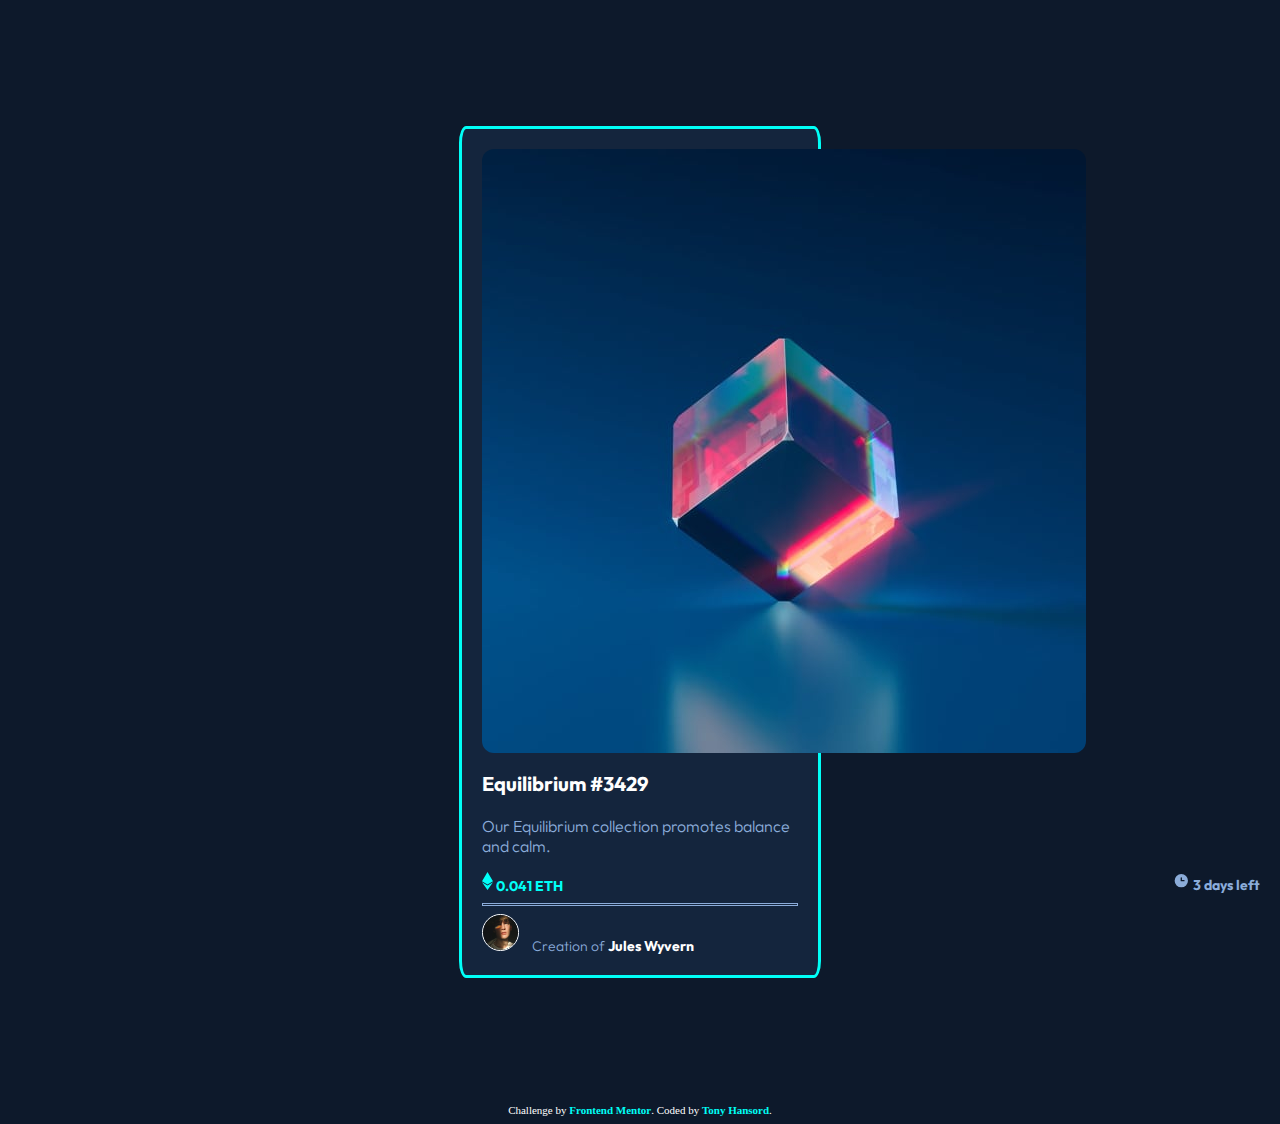
<file: NFT-element/index.html>
<!DOCTYPE html>
<html lang="en">
<head>
  <meta charset="UTF-8">
  <meta name="viewport" content="width=device-width, initial-scale=1.0"> <!-- displays site properly based on user's device -->

  <link rel="icon" type="image/png" sizes="32x32" href="./images/favicon-32x32.png">
  <link href="https://cdn.jsdelivr.net/npm/bootstrap@5.2.0-beta1/dist/css/bootstrap.min.css" rel="stylesheet" integrity="sha384-0evHe/X+R7YkIZDRvuzKMRqM+OrBnVFBL6DOitfPri4tjfHxaWutUpFmBp4vmVor" crossorigin="anonymous">
  <link rel="preconnect" href="https://fonts.googleapis.com">
  <link rel="preconnect" href="https://fonts.gstatic.com" crossorigin>
  <link href="https://fonts.googleapis.com/css2?family=Outfit:wght@300;400;600&display=swap" rel="stylesheet">
  <link rel="stylesheet" href="https://cdnjs.cloudflare.com/ajax/libs/font-awesome/6.1.1/css/all.min.css">
  <link rel="stylesheet" href="styles/styles.css"/>

  <title>Tony Hansord | NFT preview card component</title>

</head>
<body>

<div class="card" role="main">
    <div class="imagebox">
      <img src="images/image-equilibrium.jpg" class="card-img-top" alt="asset-image"/>
      <a href="index.html">
      <div class=overlay>
        <img class="view-asset" src="images/icon-view.svg" alt="overlay-image"/>
      </div>
      </a>
    </div>
    <div class="card-body">
      <h1 class="card-title"><a href="">Equilibrium #3429</a></h1>
      <p class="card-text">Our Equilibrium collection promotes balance and calm.</p>
      <div class="price">
        <svg width="11" height="18" xmlns="http://www.w3.org/2000/svg">
          <path d="M11 10.216 5.5 18 0 10.216l5.5 3.263 5.5-3.262ZM5.5 0l5.496 9.169L5.5 12.43 0 9.17 5.5 0Z" fill="#00FFF8"/>
        </svg>
        <p class="buy">0.041 ETH</p>
      </div>
      <div class="time">
        <svg width="17" height="17" xmlns="http://www.w3.org/2000/svg">
          <path d="M8.305 2.007a6.667 6.667 0 1 0 0 13.334 6.667 6.667 0 0 0 0-13.334Zm2.667 7.334H8.305a.667.667 0 0 1-.667-.667V6.007a.667.667 0 0 1 1.334 0v2h2a.667.667 0 0 1 0 1.334Z" fill="#8BACD9"/>
        </svg>
        <p class="buy">3 days left</p>
      </div>
  </div>

  <hr class="line"/>

  <div class="user">
    <img class="avatar" src="images/image-avatar.png" alt="avatar"/>
    <p class="name">Creation of <a href="index.html">Jules Wyvern</a></p>
  </div>
</div>

  <div class="attribution" role="footer">
    Challenge by <a href="https://www.frontendmentor.io?ref=challenge" target="_blank">Frontend Mentor</a>.
    Coded by <a href="https://www.frontendmentor.io/profile/TonyHansord">Tony Hansord</a>.
  </div>
</body>
</html>
</file>
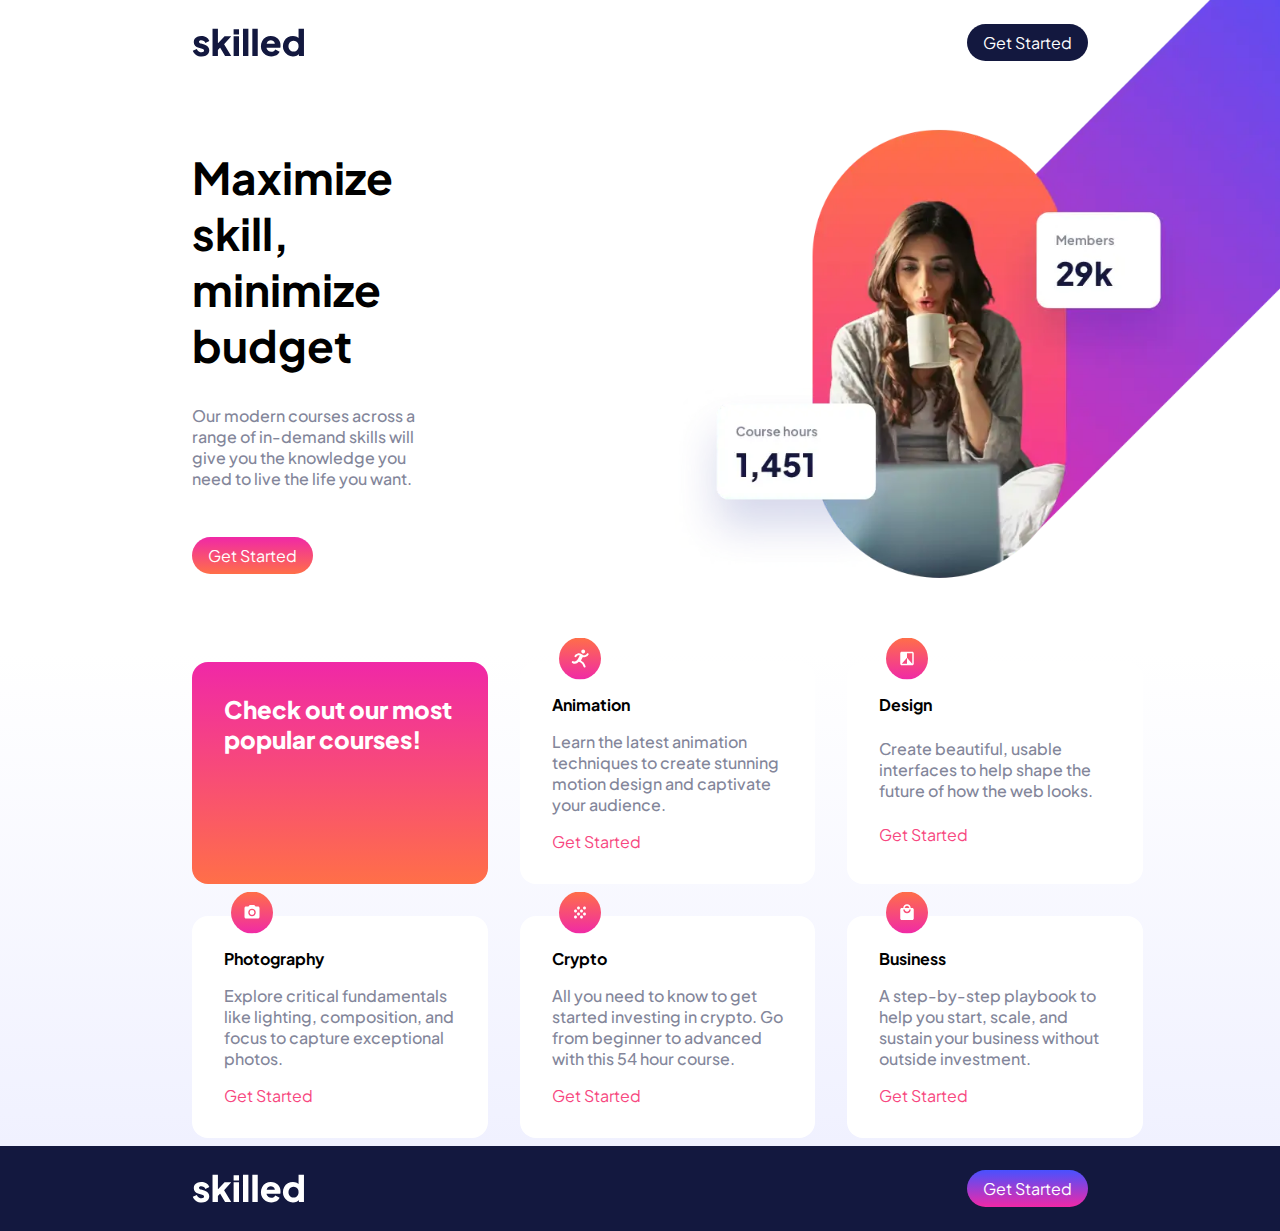
<file: skilled-elearning-landing-page/starter-code/index.html>
<!DOCTYPE html>
<html lang="en">
<head>
  <meta charset="UTF-8">
  <meta name="viewport" content="width=device-width, initial-scale=1.0">

  <link rel="icon" type="image/png" sizes="32x32" href="./assets/favicon-32x32.png">
  <link rel="stylesheet" href="styles/styles.css">
  
  <title>Frontend Mentor | Skilled e-learning landing page</title>
</head>
<body>
  
<section class="top-section">
  <img src="assets/logo-dark.svg" alt="dark-logo">
  <button class="button" id="button-top">Get Started</button>
</section>
  <header>
    <img class="header-img" src="assets/image-hero-mobile.webp" alt="image of lady drinking coffee">
    <section class="header-section">
      <div class="header-text">
        <h1 class="main-heading">Maximize skill, minimize budget</h1>
      
          <p class="sub-heading">
            Our modern courses across a range of in-demand skills will give you the
            knowledge you need to live the life you want.
          </p>
      
          <button class="button" id="button-header">Get Started</button>
      </div>
    </section>
  </header>
  <main>
  <section class="courses-section">
    <div class="card-container">
      <div class="card header-card">
        <h1>Check out our most popular courses!</h1></div>
      <div class="card course-card">
        <img src="assets/icon-animation.svg" alt="animation-icon">
        <h2 class="card-title">Animation</h1>
          <p class="card-info">  Learn the latest animation techniques to create stunning motion
            design and captivate your audience.</p>
          <a class="card-link" href="#">Get Started</a>
      </div>
      <div class="card course-card">
        <img src="assets/icon-design.svg" alt="design-icon">
        <h2 class="card-title"> Design</h1>
          <p class="card-info">Create beautiful, usable interfaces to help shape the future of
            how the web looks.</p>
          <a class="card-link" href="#">Get Started</a>
      </div>
      <div class="card course-card">
        <img src="assets/icon-photography.svg" alt="photography-icon">
        <h2 class="card-title">Photography</h1>
          <p class="card-info"> Explore critical fundamentals like lighting, composition, and focus
            to capture exceptional photos.</p>
          <a class="card-link" href="#">Get Started</a>
      </div>
      <div class="card course-card">
        <img src="assets/icon-crypto.svg" alt="crypto-icon">
        <h2 class="card-title">Crypto</h1>
          <p class="card-info"> All you need to know to get started investing in crypto. Go from beginner
            to advanced with this 54 hour course.</p>
          <a class="card-link" href="#">Get Started</a>
      </div>
      <div class="card course-card">
        <img src="assets/icon-business.svg" alt="business-icon">
        <h2 class="card-title">Business</h1>
          <p class="card-info">  A step-by-step playbook to help you start, scale, and sustain your business
            without outside investment.</p>
          <a class="card-link" href="#">Get Started</a>
      </div>
    </div>
  </section>
</main>
<footer>
  <section class="footer-section">
    <img src="assets/logo-light.svg" alt="light-logo">
    <button class="button" id="button-footer">Get Started</button>
  </section>
</footer>

</body>
</html>
</file>
<file: NFT-element/styles/styles.css>
body
{
  background-color: hsl(217, 54%, 11%);

}
h1
{
  font-size: 20px;
}
p
{
  color: hsl(215, 51%, 70%);
  font-weight: 300;
  font-size: 18px;
}
svg
{
  margin: auto;
}
a
{
    color: white;
    font-weight: bold;
    text-decoration: none;
}
a:hover
{
  color: hsl(178, 100%, 50%);
}
.card
{
  width: 25%;
  background-color: hsl(216, 50%, 16%);
  margin: 10% auto 10%;
  padding: 20px;
  border-radius: 2%;
  border-style: solid;
  border-width: medium;
  border-color: hsl(178, 100%, 50%);
  font-family: 'Outfit', sans-serif;
}
.imagebox
{
  position: relative;
   width: auto;
   height: auto;
   border-radius: 2%;
}
.imagebox .overlay
{
  position: absolute;
  top: 0;
  left: 0;
  width: 100%;
  height: 100%;
  display: none;
  border-radius: 2%;
}
.imagebox:hover .overlay
{
  display: block;
  background: hsla(178, 100%, 50%, 0.6);
}
.card-img-top
{
  border-radius: 2%;
  display: block;
}
.view-asset
{
  opacity: 1;
  position: relative;
  margin-left: 42%;
  margin-top: 42%;
}
.card-title
{
  color: hsl(0, 0%, 100%);
  padding: 4px 0 4px 0;
}
.card-body
{
  padding-left: 0;
}
.card-text
{
  font-size: 16px;
}
.buy
{
  font-size: 14px;
  font-weight: bold;
  display: inline;
  vertical-align: middle;
}
.price
{
    font-weight: 600;
    color: hsl(178, 100%, 50%);
    display: inline;
}
.price p {
  color: hsl(178, 100%, 50%);
}
.time
{
  font-weight: 300;
  display: inline;
  position: absolute;
  right: 0;
  padding-right: 20px;
}
.line
{
  border-style: solid;
  height: 1px;
  border-color: hsl(215, 51%, 70%);
}
.avatar
{
  width: 11%;
  border-style: solid;
  border-width: thin;
  border-color: white;
  border-radius: 50%;
  display: inline;
}
.name {
  display: inline;
  padding: 10px;
  font-size: 14px;
}
.attribution
{
  color: white;
  font-size: 11px;
  text-align: center;
}
.attribution a
{
  color: hsl(178, 100%, 50%);
}

@media (max-width: 700px) {
  .card{
    width: 75%;
  }
}
@media (min-width: 700px) {
  .card{
    width: 40%;
  }
}
@media (min-width: 1200px) {
  .card{
    width: 25%;
  }
}
</file>
<file: skilled-elearning-landing-page/starter-code/styles/styles.css>
@import url("https://fonts.googleapis.com/css2?family=Plus+Jakarta+Sans:wght@500;700;800&display=swap");
* {
  font-family: "Plus Jakarta Sans", sans-serif;
  font-size: 16px;
  margin: 0;
  padding: 0;
  box-sizing: border-box;
}

body {
  width: 100vw;
  overflow-x: hidden;
}

main {
  display: flex;
  flex-direction: column;
  justify-content: center;
}

.top-section {
  display: flex;
  background-color: transparent;
  justify-content: space-between;
  align-items: center;
  padding: 0.5rem 15%;
}
.top-section button {
  background-image: linear-gradient(#13183f, #13183f);
  border-radius: 50px;
  padding: 0.5rem 1rem;
  border-style: none;
  margin: 1rem 0;
  color: #ffffff;
}

#button-header {
  background-image: linear-gradient(#f028a7, #ff6f48);
  border-radius: 50px;
  padding: 0.5rem 1rem;
  border-style: none;
  margin: 1rem 0;
  color: #ffffff;
}

.button:hover {
  opacity: 0.6;
}

.button::after {
  opacity: 1;
}

#button-footer:hover {
  background-image: linear-gradient(#b68beb, #f27eca);
  border-radius: 50px;
  padding: 0.5rem 1rem;
  border-style: none;
  margin: 1rem 0;
  color: #ffffff;
  opacity: 1;
}

.header-section {
  position: relative;
  padding: 5% 15%;
  height: 50%;
}

.main-heading {
  font-size: 2.75rem;
}

.sub-heading {
  font-size: 1rem;
  font-weight: 500;
  padding: 2rem 0;
  color: #83869a;
}

.card {
  display: grid;
  gap: 1rem;
  border-radius: 1rem;
  padding: 2rem;
}

.card-container {
  display: grid;
  gap: 1rem;
  padding: 0.5rem 15%;
  background-image: -webkit-linear-gradient(#ffffff, #f0f1ff);
}

.header-card {
  background-image: -webkit-linear-gradient(#f028a7, #ff6f48);
}
.header-card h1 {
  font-size: 1.5rem;
  font-weight: 800;
  color: #ffffff;
}

.course-card {
  position: relative;
  background-color: #ffffff;
}
.course-card img {
  position: absolute;
  top: 0;
  left: 2rem;
  transform: scale(0.75) translateY(-75%);
}
.course-card p {
  font-size: 1rem;
  font-weight: 500;
  color: #83869a;
}

.card-link {
  color: #f74780;
  text-decoration: none;
}

.card-link:hover {
  opacity: 0.7;
}

.footer-section {
  display: flex;
  background-color: #13183f;
  justify-content: space-between;
  align-items: center;
  padding: 0.5rem 15%;
}
.footer-section button {
  background-image: linear-gradient(#4851ff, #f028a7);
  border-radius: 50px;
  padding: 0.5rem 1rem;
  border-style: none;
  margin: 1rem 0;
  color: #ffffff;
}

@media only screen and (max-width: 650px) {
  .header-img {
    margin-left: 50%;
    transform: translateX(-50%);
    content: url(../assets/image-hero-mobile.webp);
    width: 80%;
  }
  .header-text {
    width: 80vw;
  }
  .card-container {
    gap: 2rem;
  }
}
@media only screen and (min-width: 650px) {
  .header-img {
    position: absolute;
    content: url(../assets/image-hero-tablet.webp);
    top: 0;
    right: 0;
    transform: translateY(-15%) translateX(40%);
    z-index: -1;
  }
  .header-text {
    width: 20vw;
  }
  .card-container {
    grid-template-columns: repeat(auto-fill, minmax(15rem, 1fr));
    gap: 2rem;
  }
}
@media only screen and (min-width: 900px) {
  header {
    position: relative;
  }
  .header-text {
    width: 20vw;
  }
  .header-img {
    position: absolute;
    content: url(../assets/image-hero-desktop.webp);
    top: 0;
    right: 0;
    transform: scale(80%) translateY(-40%) translateX(40%);
    z-index: -1;
  }
  .card-container {
    grid-template-columns: 33% 33% 33%;
    gap: 2rem;
  }
}

/*# sourceMappingURL=styles.css.map */
</file>
